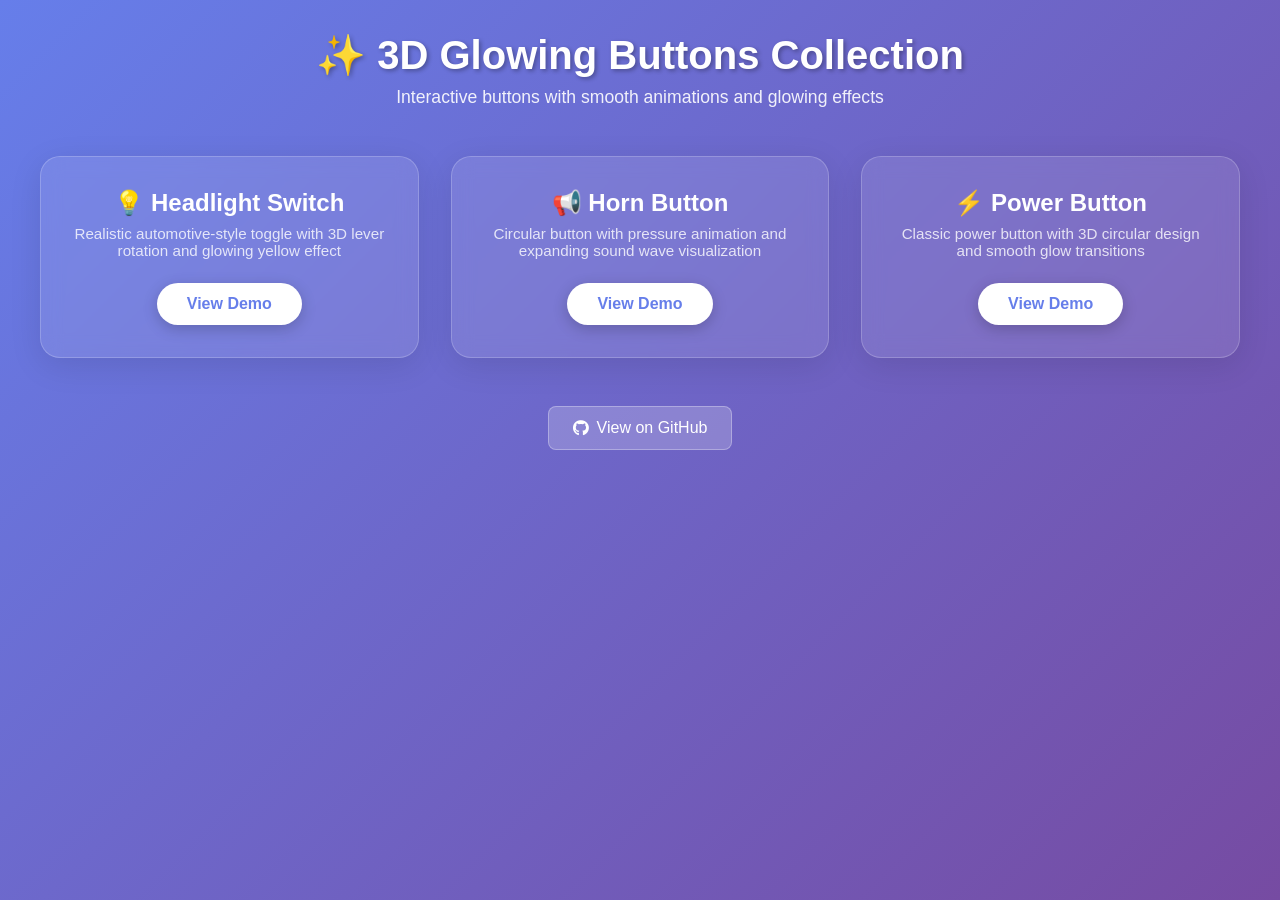
<file: index.html>
<!DOCTYPE html>
<html lang="en">
<head>
	<meta charset="UTF-8">
	<meta name="viewport" content="width=device-width, initial-scale=1.0">
	<title>CSS Lab - 3D Glowing Buttons Collection</title>
	<link rel="stylesheet" href="https://cdnjs.cloudflare.com/ajax/libs/font-awesome/6.5.2/css/all.min.css">
	<style>
		* {
			margin: 0;
			padding: 0;
			box-sizing: border-box;
		}

		body {
			font-family: -apple-system, BlinkMacSystemFont, 'Segoe UI', Roboto, 'Helvetica Neue', Arial, sans-serif;
			background: linear-gradient(135deg, #667eea 0%, #764ba2 100%);
			min-height: 100vh;
			display: flex;
			flex-direction: column;
			align-items: center;
			padding: 2rem;
			color: white;
		}

		header {
			text-align: center;
			margin-bottom: 3rem;
		}

		h1 {
			font-size: 2.5rem;
			margin-bottom: 0.5rem;
			text-shadow: 2px 2px 4px rgba(0,0,0,0.3);
		}

		.tagline {
			font-size: 1.1rem;
			opacity: 0.9;
			font-weight: 300;
		}

		.gallery {
			display: grid;
			grid-template-columns: repeat(auto-fit, minmax(300px, 1fr));
			gap: 2rem;
			max-width: 1200px;
			width: 100%;
		}

		.card {
			background: rgba(255, 255, 255, 0.1);
			backdrop-filter: blur(10px);
			border-radius: 20px;
			padding: 2rem;
			border: 1px solid rgba(255, 255, 255, 0.2);
			box-shadow: 0 8px 32px rgba(0, 0, 0, 0.1);
			transition: transform 0.3s ease, box-shadow 0.3s ease;
			text-align: center;
		}

		.card:hover {
			transform: translateY(-5px);
			box-shadow: 0 12px 48px rgba(0, 0, 0, 0.2);
		}

		.card h2 {
			font-size: 1.5rem;
			margin-bottom: 0.5rem;
		}

		.card p {
			opacity: 0.8;
			margin-bottom: 1.5rem;
			font-size: 0.95rem;
		}

		.demo-btn {
			display: inline-block;
			padding: 12px 30px;
			background: white;
			color: #667eea;
			text-decoration: none;
			border-radius: 50px;
			font-weight: 600;
			transition: all 0.3s ease;
			box-shadow: 0 4px 15px rgba(0, 0, 0, 0.2);
		}

		.demo-btn:hover {
			background: #f0f0f0;
			transform: scale(1.05);
			box-shadow: 0 6px 20px rgba(0, 0, 0, 0.3);
		}

		.github-link {
			margin-top: 3rem;
			text-align: center;
		}

		.github-btn {
			display: inline-flex;
			align-items: center;
			gap: 8px;
			padding: 12px 24px;
			background: rgba(255, 255, 255, 0.2);
			color: white;
			text-decoration: none;
			border-radius: 8px;
			border: 1px solid rgba(255, 255, 255, 0.3);
			font-weight: 500;
			transition: all 0.3s ease;
		}

		.github-btn:hover {
			background: rgba(255, 255, 255, 0.3);
			transform: translateY(-2px);
		}

		@media (max-width: 768px) {
			h1 {
				font-size: 2rem;
			}

			.gallery {
				grid-template-columns: 1fr;
			}
		}
	</style>
</head>
<body>
	<header>
		<h1>✨ 3D Glowing Buttons Collection</h1>
		<p class="tagline">Interactive buttons with smooth animations and glowing effects</p>
	</header>

	<div class="gallery">
		<div class="card">
			<h2>💡 Headlight Switch</h2>
			<p>Realistic automotive-style toggle with 3D lever rotation and glowing yellow effect</p>
			<a href="3D_Button/Glowing_headlight_button/index.html" class="demo-btn">View Demo</a>
		</div>

		<div class="card">
			<h2>📢 Horn Button</h2>
			<p>Circular button with pressure animation and expanding sound wave visualization</p>
			<a href="3D_Button/Glowing_horn_button/index.html" class="demo-btn">View Demo</a>
		</div>

		<div class="card">
			<h2>⚡ Power Button</h2>
			<p>Classic power button with 3D circular design and smooth glow transitions</p>
			<a href="3D_Button/Glowing_on_off_button/index.html" class="demo-btn">View Demo</a>
		</div>
	</div>

	<div class="github-link">
		<a href="https://github.com/RajibTheKing/css-lab" class="github-btn">
			<i class="fab fa-github"></i>
			View on GitHub
		</a>
	</div>
</body>
</html>
</file>
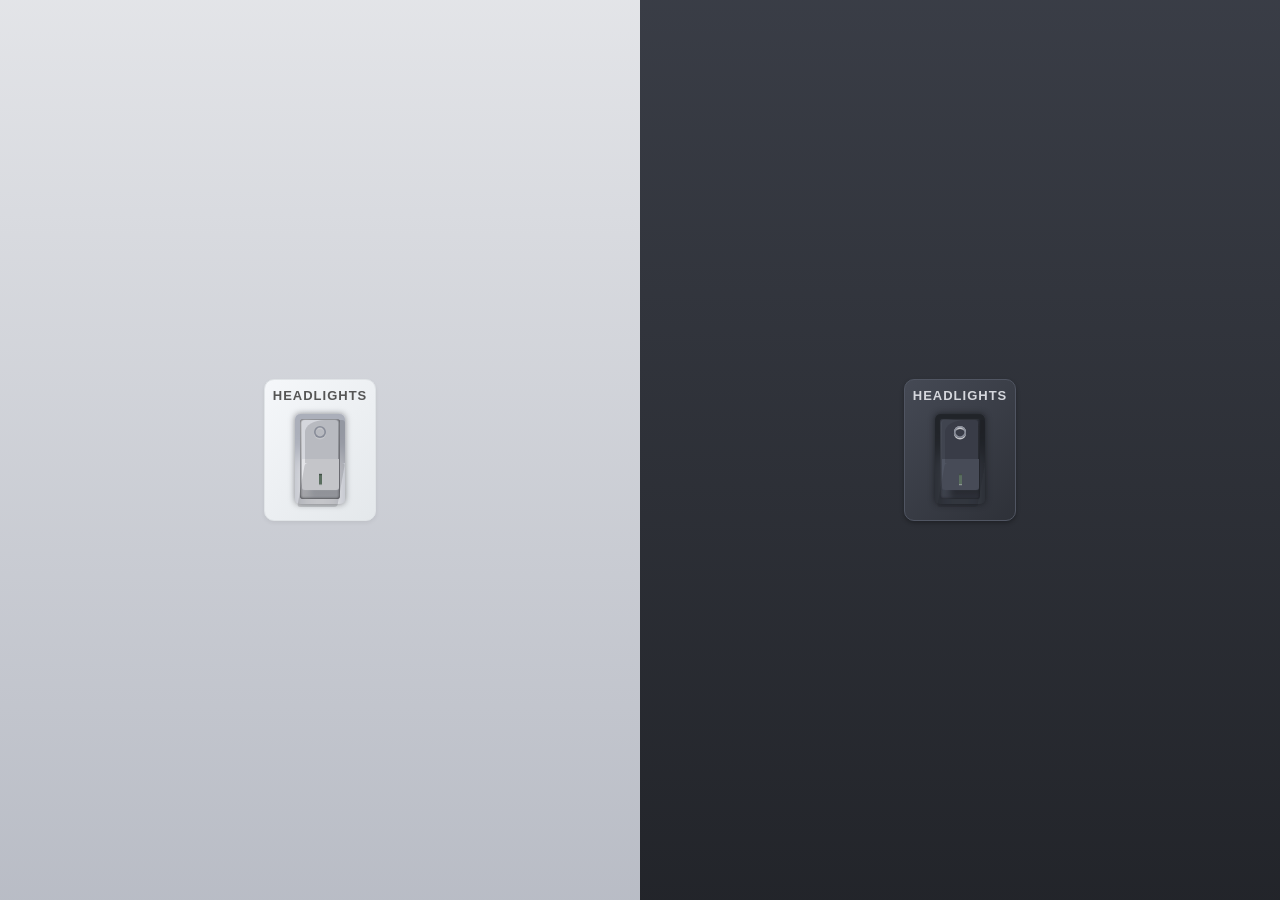
<file: 3D_Button/Glowing_headlight_button/index.html>
<!DOCTYPE html>
<html lang="en">
<head>
	<meta charset="UTF-8">
	<meta name="viewport" content="width=device-width, initial-scale=1.0">
	<title>3D Headlight Control</title>
	<link rel="stylesheet" href="style.css">
</head>
<body>
	<main>
		<div class="col">
			<div class="light-control">
				<div class="light-label">Headlights</div>
				<div class="switch-wrapper">
					<label class="switch">
						<input class="switch__input" type="checkbox" role="switch" aria-label="Headlight control">
						<span class="switch__label">Headlight</span>
						<span class="switch__lever">
							<span class="switch__lever-half-top"></span>
							<span class="switch__lever-half-bottom"></span>
						</span>
						<span class="switch__lever-shadow"></span>
					</label>
				</div>
			</div>
		</div>
		<div class="col col--dark">
			<div class="light-control">
				<div class="light-label">Headlights</div>
				<div class="switch-wrapper">
					<label class="switch">
						<input class="switch__input" type="checkbox" role="switch" aria-label="Headlight control">
						<span class="switch__label">Headlight</span>
						<span class="switch__lever">
							<span class="switch__lever-half-top"></span>
							<span class="switch__lever-half-bottom"></span>
						</span>
						<span class="switch__lever-shadow"></span>
					</label>
				</div>
			</div>
		</div>
	</main>
	<script src="script.js"></script>
</body>
</html>
</file>
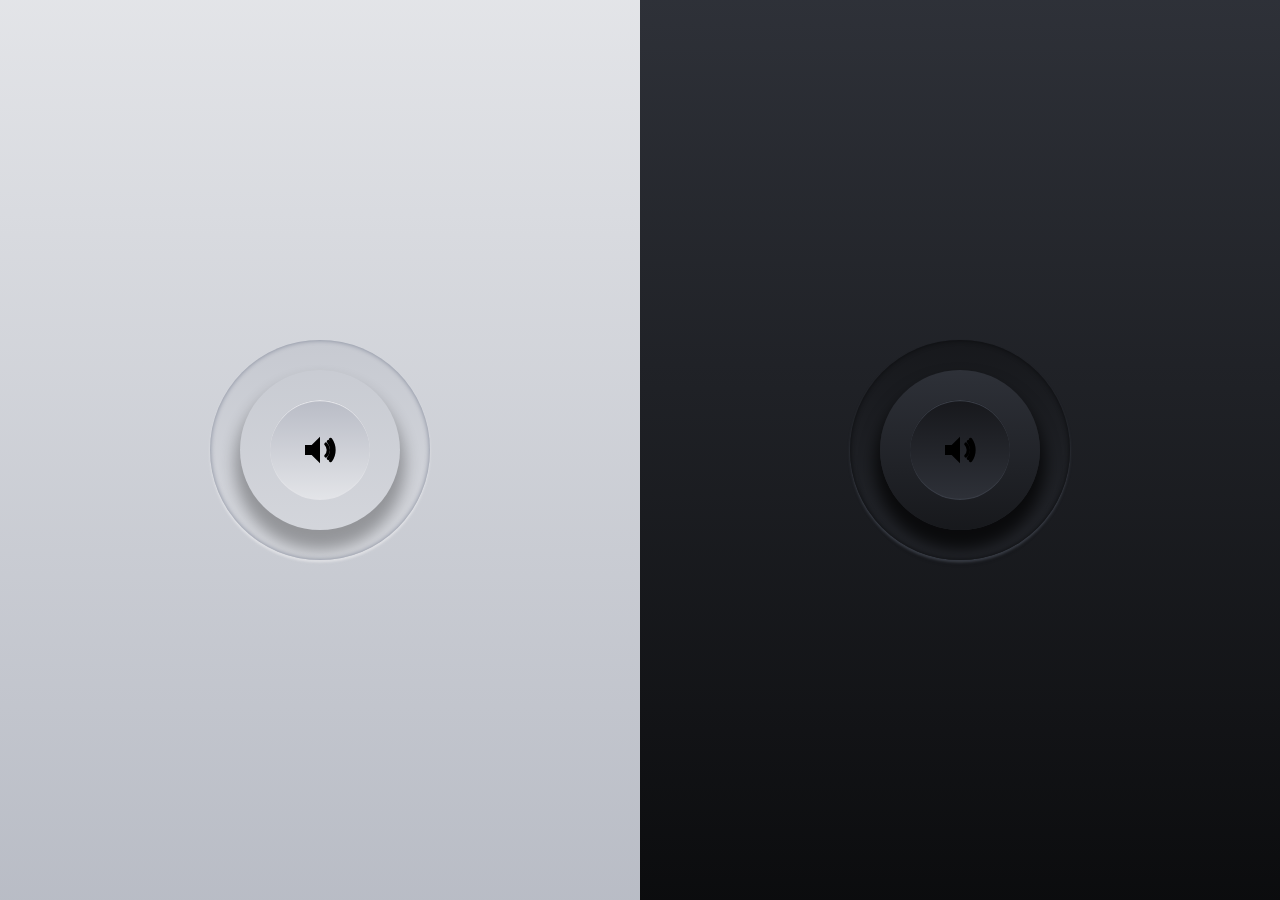
<file: 3D_Button/Glowing_horn_button/index.html>
<!DOCTYPE html>
<html lang="en">
<head>
	<meta charset="UTF-8">
	<meta name="viewport" content="width=device-width, initial-scale=1.0">
	<title>Horn Control Button</title>
	<link rel="stylesheet" href="style.css">
</head>
<body>
	<!-- SVG Symbol Definition -->
	<svg style="display: none;">
		<symbol id="horn-icon" viewBox="0 0 24 24">
			<g class="horn-icon">
				<path d="M3 9v6h4l5 5V4L7 9H3z" fill="currentColor"/>
				<path class="wave wave-1" d="M15.54 8.46a5 5 0 0 1 0 7.07" stroke="currentColor" stroke-width="2" fill="none" stroke-linecap="round"/>
				<path class="wave wave-2" d="M17.07 6.93a8 8 0 0 1 0 10.14" stroke="currentColor" stroke-width="2" fill="none" stroke-linecap="round"/>
				<path class="wave wave-3" d="M18.364 5.636a11 11 0 0 1 0 12.728" stroke="currentColor" stroke-width="2" fill="none" stroke-linecap="round"/>
			</g>
		</symbol>
	</svg>

	<main>
		<div class="col">
			<button id="hornBtn1" class="horn-btn" type="button" aria-pressed="false">
				<svg class="horn-btn__icon" width="32px" height="32px" aria-hidden="true">
					<use href="#horn-icon"/>
				</svg>
				<span class="horn-btn__sr">Horn (Light)</span>
			</button>
		</div>
		<div class="col col--dark">
			<button id="hornBtn2" class="horn-btn" type="button" aria-pressed="false">
				<svg class="horn-btn__icon" width="32px" height="32px" aria-hidden="true">
					<use href="#horn-icon"/>
				</svg>
				<span class="horn-btn__sr">Horn (Dark)</span>
			</button>
		</div>
	</main>
	<script src="script.js"></script>
</body>
</html>
</file>
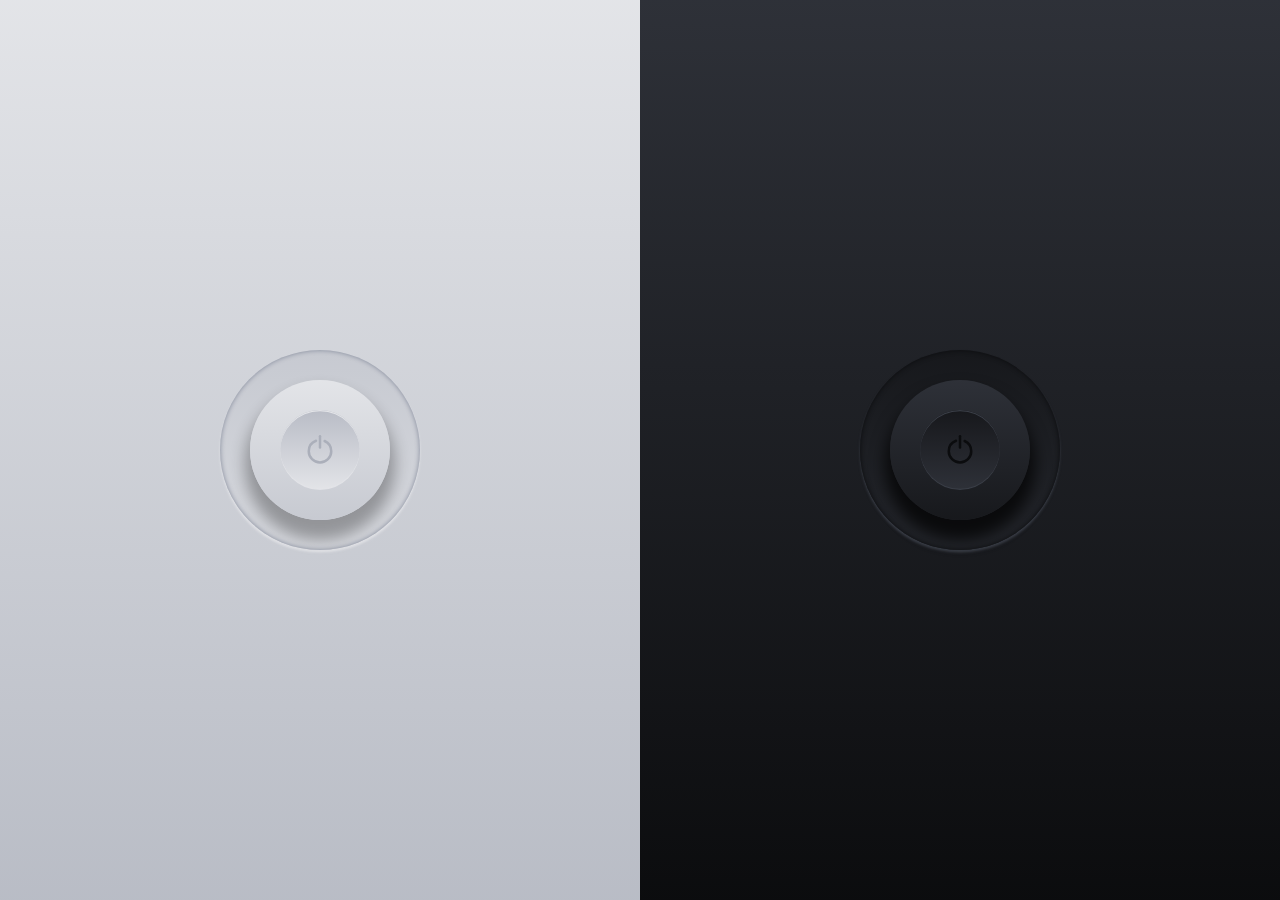
<file: 3D_Button/Glowing_on_off_button/index.html>
<!DOCTYPE html>
<html lang="en">
<head>
	<meta charset="UTF-8">
	<meta name="viewport" content="width=device-width, initial-scale=1.0">
	<title>Power Button</title>
	<link rel="stylesheet" href="style.css">
</head>
<body>
	<main>
		<div class="col">
			<button id="btn1" class="btn" type="button" aria-pressed="false">
				<svg class="btn__icon" viewBox="0 0 24 24" width="24px" height="24px" aria-hidden="true">
					<g stroke="currentColor" stroke-width="2" stroke-linecap="round">
						<polyline points="12,1 12,10" />
						<circle fill="none" cx="12" cy="13" r="9" stroke-dasharray="49.48 7.07" stroke-dashoffset="10.6" />
					</g>
				</svg>
				<span class="btn__sr">Power (Light)</span>
			</button>
		</div>
		<div class="col col--dark">
			<button id="btn2" class="btn" type="button" aria-pressed="false">
				<svg class="btn__icon" viewBox="0 0 24 24" width="24px" height="24px" aria-hidden="true">
					<g stroke="currentColor" stroke-width="2" stroke-linecap="round">
						<polyline points="12,1 12,10" />
						<circle fill="none" cx="12" cy="13" r="9" stroke-dasharray="49.48 7.07" stroke-dashoffset="10.6" />
					</g>
				</svg>
				<span class="btn__sr">Power (Dark)</span>
			</button>
		</div>
	</main>
	<script src="script.js"></script>
</body>
</html>
</file>
<file: 3D_Button/Glowing_headlight_button/style.css>
* {
	border: 0;
	box-sizing: border-box;
	margin: 0;
	padding: 0;
}

:root {
	--hue: 223;
	--sat: 10%;
	--trans-dur: 0.3s;
	--trans-timing: cubic-bezier(0.83, 0, 0.17, 1);
	font-size: 20px;
}

body {
	font-family: -apple-system, BlinkMacSystemFont, 'Segoe UI', Roboto, sans-serif;
	height: 100vh;
	transition: background-color var(--trans-dur), color var(--trans-dur);
}

main {
	display: flex;
	flex-direction: row;
	width: 100%;
	height: 100%;
}

/* Light Theme Column */
.col {
	background-image: linear-gradient(
		hsl(var(--hue), var(--sat), 90%),
		hsl(var(--hue), var(--sat), 75%)
	);
	display: flex;
	align-items: center;
	justify-content: center;
	flex: 1;
	padding: 3em 0;
	min-height: 100vh;
}

/* Dark Theme Column */
.col--dark {
	background-image: linear-gradient(
		hsl(var(--hue), var(--sat), 25%),
		hsl(var(--hue), var(--sat), 15%)
	);
}

.col--dark .light-control {
	background: linear-gradient(135deg, 
		hsl(var(--hue), var(--sat), 30%), 
		hsl(var(--hue), var(--sat), 20%)
	);
	border-color: hsl(var(--hue), var(--sat), 35%);
	box-shadow: 0 2px 4px rgba(0,0,0,0.3);
}

.col--dark .light-label {
	color: hsl(var(--hue), var(--sat), 85%);
}

.col--dark .switch {
	background-color: hsl(var(--hue), var(--sat), 25%);
	box-shadow:
		0 2em 1em hsl(var(--hue), var(--sat), 15%) inset,
		0 0.1em 0 hsl(var(--hue), var(--sat), 30%) inset,
		0 0 0.3em hsla(var(--hue), var(--sat), 10%, 0.8);
}

.col--dark .switch__lever {
	background-color: hsl(var(--hue), var(--sat), 22%);
	box-shadow:
		0 0 0.15em hsl(var(--hue), var(--sat), 10%) inset,
		0.5em 0 0.3em hsl(var(--hue), var(--sat), 35%) inset;
}

.col--dark .switch__lever-half-top {
	background-color: hsl(var(--hue), var(--sat), 28%);
}

.col--dark .switch__lever-half-bottom {
	background-color: hsl(var(--hue), var(--sat), 35%);
}

/* Light Control Container */
.light-control {
	background: linear-gradient(135deg, #f5f7fa, #e4e8eb);
	border-radius: 10px;
	padding: 0.4em;
	display: flex;
	flex-direction: column;
	align-items: center;
	box-shadow: 0 2px 4px rgba(0, 0, 0, 0.06);
	border: 1px solid #e0e4e7;
	max-width: 180px;
	margin: 0 auto;
}

.light-label {
	font-size: 0.65rem;
	font-weight: bold;
	text-transform: uppercase;
	letter-spacing: 1px;
	color: #555;
	margin-bottom: 0.2em;
}

.switch-wrapper {
	display: flex;
	align-items: center;
	justify-content: center;
	padding: 0.4em;
}

/* 3D Switch Styles */
.switch,
.switch__input {
	-webkit-tap-highlight-color: transparent;
}

.switch {
	background-color: hsl(var(--hue), var(--sat), 90%);
	border-radius: 0.25em;
	box-shadow:
		0 2em 1em hsl(var(--hue), var(--sat), 70%) inset,
		0 0.1em 0 hsl(var(--hue), var(--sat), 90%) inset,
		0 0 0.3em hsla(var(--hue), var(--sat), 10%, 0.5);
	position: relative;
	transition:
		background-color var(--trans-dur) var(--trans-timing),
		box-shadow var(--trans-dur) var(--trans-timing);
	width: 2.5em;
	height: 4.5em;
}

.switch__input,
.switch__lever,
.switch__lever-half-top,
.switch__lever-half-bottom,
.switch__lever-shadow,
.switch__lever-shadow:before,
.switch__lever-shadow:after {
	display: block;
}

.switch__input,
.switch__label,
.switch__lever-half-top,
.switch__lever-half-bottom,
.switch__lever-shadow,
.switch__lever-shadow:before,
.switch__lever-shadow:after {
	position: absolute;
}

.switch__input {
	cursor: pointer;
	width: 100%;
	height: 100%;
	-webkit-appearance: none;
	appearance: none;
	z-index: 1;
}

.switch__input:disabled {
	cursor: not-allowed;
	opacity: 0.5;
}

.switch__label {
	overflow: hidden;
	width: 1px;
	height: 1px;
}

.switch__lever,
.switch__lever-shadow {
	pointer-events: none;
}

.switch__lever {
	background-color: hsl(var(--hue), var(--sat), 80%);
	border-radius: 0.15em;
	box-shadow:
		0 0 0.15em hsl(var(--hue), var(--sat), 10%) inset,
		0.5em 0 0.3em hsl(var(--hue), var(--sat), 90%) inset;
	margin: 0.25em;
	position: relative;
	transition:
		background-color var(--trans-dur) var(--trans-timing),
		box-shadow var(--trans-dur) var(--trans-timing);
	width: calc(100% - 0.5em);
	height: calc(100% - 0.5em);
}

.switch__lever:before {
	background-image: linear-gradient(
		hsla(var(--hue), var(--sat), 10%, 0), 
		hsla(var(--hue), var(--sat), 10%, 0.2)
	);
	border-radius: inherit;
	content: "";
	display: block;
	width: 100%;
	height: 100%;
}

.switch__lever-half-top,
.switch__lever-half-bottom {
	display: flex;
	justify-content: center;
	left: 0.08em;
	padding: 0.3em;
	width: calc(100% - 0.16em);
	height: calc(50% - 0.08em);
	transition:
		background-color var(--trans-dur) var(--trans-timing),
		transform var(--trans-dur) var(--trans-timing);
}

.switch__lever-half-top {
	background-color: hsl(var(--hue), var(--sat), 85%);
	border-radius: 0.15em 0.15em 0 0;
	bottom: 50%;
	transform-origin: 50% 100%;
}

.switch__lever-half-top:before,
.switch__lever-half-bottom:before {
	content: "";
	display: block;
	transition:
		background-color var(--trans-dur) var(--trans-timing),
		box-shadow var(--trans-dur) var(--trans-timing);
}

.switch__lever-half-top:before {
	border-radius: 50%;
	box-shadow:
		0 0 0 0.08em hsl(var(--hue), var(--sat), 65%) inset,
		0 0.15em 0 hsl(var(--hue), var(--sat), 90%) inset,
		0 0.08em 0 hsl(var(--hue), var(--sat), 90%);
	width: 0.6em;
	height: 0.6em;
}

.switch__lever-half-bottom {
	background-color: hsl(var(--hue), var(--sat), 90%);
	border-radius: 0 0 0.15em 0.15em;
	align-items: flex-end;
	top: 50%;
	transform: rotateX(-35deg);
	transform-origin: 50% 0;
}

.switch__lever-half-bottom:before {
	background-color: hsl(133, 10%, 45%);
	box-shadow:
		0 0.08em 0 hsl(133, 10%, 30%) inset,
		0 -0.04em 0 hsl(var(--hue), var(--sat), 90%) inset,
		0 0 0.3em hsla(133, 90%, 45%, 0);
	width: 0.18em;
	height: 0.7em;
}

.switch__lever-shadow {
	border-radius: 0.15em;
	overflow: hidden;
	top: 0.3em;
	right: 0;
	width: 3em;
	height: calc(100% - 0.15em);
}

.switch__lever-shadow:before,
.switch__lever-shadow:after {
	background-color: hsla(var(--hue), var(--sat), 10%, 0.15);
	content: "";
	left: 1em;
	width: 2em;
	height: 50%;
	transition:
		background-color var(--trans-dur) var(--trans-timing),
		transform var(--trans-dur) var(--trans-timing);
}

.switch__lever-shadow:before {
	border-radius: 1em 0 0 0 / 0.6em 0 0 0;
	transform-origin: 0 100%;
}

.switch__lever-shadow:after {
	border-radius: 0.15em;
	bottom: 0;
	transform: skewX(-10deg);
	transform-origin: 0 0;
}

/* :checked state (Headlights ON) */
.switch__input:checked ~ .switch__lever .switch__lever-half-top {
	background-color: hsl(var(--hue), var(--sat), 70%);
	transform: rotateX(35deg);
}

.switch__input:checked ~ .switch__lever .switch__lever-half-top:before {
	box-shadow:
		0 0 0 0.08em hsl(var(--hue), var(--sat), 55%) inset,
		0 0.15em 0 hsl(var(--hue), var(--sat), 80%) inset,
		0 0.08em 0 hsl(var(--hue), var(--sat), 80%);
}

.switch__input:checked ~ .switch__lever .switch__lever-half-bottom {
	background-color: hsl(var(--hue), var(--sat), 85%);
	transform: rotateX(0);
}

/* Glowing Headlight Effect - Yellow/Amber */
.switch__input:checked ~ .switch__lever .switch__lever-half-bottom:before {
	background-color: hsl(48, 90%, 55%);
	box-shadow:
		0 0.08em 0 hsl(48, 90%, 40%) inset,
		0 -0.04em 0 hsl(var(--hue), var(--sat), 90%) inset,
		0 0 0.5em hsla(48, 90%, 55%, 1),
		0 0 0.8em hsla(48, 90%, 55%, 0.8),
		0 0 1.2em hsla(48, 90%, 55%, 0.6);
}

.switch__input:checked ~ .switch__lever-shadow:before {
	transform: rotate(-10deg);
}

.switch__input:checked ~ .switch__lever-shadow:after {
	transform: skewX(0) scaleY(0.85);
}

/* Focus State */
.switch__input:focus-visible ~ .switch__lever {
	box-shadow:
		0 0 0.15em hsl(var(--hue), var(--sat), 10%) inset,
		0.5em 0 0.3em hsl(var(--hue), var(--sat), 90%) inset,
		0 0 0 0.15em hsl(48, 90%, 55%);
}
</file>
<file: 3D_Button/Glowing_horn_button/style.css>
* {
	border: 0;
	box-sizing: border-box;
	margin: 0;
	padding: 0;
}

:root {
	/* surface and button base */
	--hue: 223;
	--sat: 10%;
	/* horn button accent - amber/orange */
	--horn-hue: 38;
	--horn-sat: 95%;
	--horn-light: 55%;
	/* color variables */
	--horn-color: hsl(var(--horn-hue), var(--horn-sat), var(--horn-light));
	--trans-dur: 0.3s;
	--trans-timing: ease-in-out;
	--trans-timing2: cubic-bezier(0.42, -1.84, 0.42, 1.84);
	--trans-timing3: cubic-bezier(0.42, 0, 0.42, 1.84);
	font-size: 20px;
}

body,
button {
	font: 1em/1.5 sans-serif;
}

body {
	height: 100vh;
	transition:
		background-color var(--trans-dur),
		color var(--trans-dur);
}

main {
	display: flex;
	flex-direction: column;
	width: 100%;
	height: 100%;
}

/* Light Theme Column */
.col {
	background-image: linear-gradient(
		hsl(var(--hue), var(--sat), 90%),
		hsl(var(--hue), var(--sat), 75%)
	);
	display: flex;
	flex: 1;
	padding: 1.5em 0;
	min-height: 13em;
}

/* Horn Button - Round Shape */
.horn-btn {
	background-color: transparent;
	background-image: linear-gradient(
		hsl(var(--hue), var(--sat), 80%),
		hsl(var(--hue), var(--sat), 85%)
	);
	border-radius: 50%;
	box-shadow:
		0 0 0 0.125em hsla(var(--horn-hue), var(--horn-sat), 50%, 0),
		0 0 0.25em hsl(var(--hue), var(--sat), 55%) inset,
		0 0.125em 0.125em hsl(var(--hue), var(--sat), 90%);
	cursor: pointer;
	margin: auto;
	outline: transparent;
	position: relative;
	width: 11em;
	height: 11em;
	transition: box-shadow var(--trans-dur) var(--trans-timing);
	-webkit-tap-highlight-color: transparent;
}

.horn-btn:focus-visible {
	box-shadow:
		0 0 0 0.125em hsla(var(--horn-hue), var(--horn-sat), 50%, 1),
		0 0 0.25em hsl(var(--hue), var(--sat), 55%) inset,
		0 0.125em 0.125em hsl(var(--hue), var(--sat), 90%);
}

.horn-btn:before,
.horn-btn:after {
	border-radius: inherit;
	content: "";
	display: block;
	position: absolute;
	clip-path: inherit;
}

/* Outer shadow layer */
.horn-btn:before {
	background-image: linear-gradient(
		hsl(var(--hue), var(--sat), 80%)
	);
	box-shadow: 0 0.75em 0.75em 0.25em hsla(var(--hue), 0%, 0%, 0.3);
	top: 1.5em;
	left: 1.5em;
	width: 8em;
	height: 8em;
	transition:
		box-shadow var(--trans-dur) var(--trans-timing2),
		transform var(--trans-dur) var(--trans-timing2);
}

/* Inner button surface */
.horn-btn:after {
	background-color: hsl(var(--hue), var(--sat), 75%);
	background-image: linear-gradient(
		hsla(var(--hue), var(--sat), 90%, 0),
		hsl(var(--hue), var(--sat), 90%)
	);
	box-shadow:
		0 0.0625em 0 hsl(var(--hue), var(--sat), 90%) inset,
		0 -0.0625em 0 hsl(var(--hue), var(--sat), 90%) inset,
		0 0 0 0 hsla(var(--horn-hue), var(--horn-sat), var(--horn-light), 0.1) inset;
	top: 3em;
	left: 3em;
	width: 5em;
	height: 5em;
	transition:
		background-color var(--trans-dur) var(--trans-timing),
		box-shadow var(--trans-dur) var(--trans-timing),
		transform var(--trans-dur) var(--trans-timing2);
}

/* Horn Icon */
.horn-btn__icon {
	display: block;
	position: absolute;
	top: calc(50% - 1em);
	left: calc(50% - 1em);
	width: 2em;
	height: 2em;
	transition: filter var(--trans-dur) var(--trans-timing);
	z-index: 1;
}

.horn-btn__icon .horn-icon {
	color: hsl(var(--hue), var(--sat), 70%);
	transition: color var(--trans-dur) var(--trans-timing);
}

.horn-btn__icon .wave {
	opacity: 0;
	transform-origin: center;
	transition: opacity 0.2s var(--trans-timing);
}

.horn-btn__sr {
	overflow: hidden;
	position: absolute;
	width: 1px;
	height: 1px;
}

/* Pressed State - Active Horn */
.horn-btn[aria-pressed="true"]:before,
.horn-btn[aria-pressed="true"]:after,
.horn-btn[aria-pressed="true"] .horn-btn__icon {
	transform: scale(0.95);
}

.horn-btn[aria-pressed="true"]:before {
	box-shadow: 0 0.375em 0.375em 0 hsla(var(--hue), 0%, 0%, 0.3);
	transition-timing-function: var(--trans-timing3);
}

.horn-btn[aria-pressed="true"]:after {
	background-color: hsl(var(--horn-hue), var(--horn-sat), 60%);
	box-shadow:
		0 0.0625em 0 hsla(var(--horn-hue), var(--horn-sat), var(--horn-light), 0.5) inset,
		0 -0.0625em 0 hsla(var(--horn-hue), var(--horn-sat), var(--horn-light), 0.5) inset,
		0 0 1em 0.5em hsla(var(--horn-hue), var(--horn-sat), var(--horn-light), 0.2) inset,
		0 0 2em 1em hsla(var(--horn-hue), var(--horn-sat), var(--horn-light), 0.3);
	transition-timing-function: var(--trans-timing), var(--trans-timing), var(--trans-timing3);
}

.horn-btn[aria-pressed="true"] .horn-btn__icon {
	filter: drop-shadow(0 0 0.5em var(--horn-color));
}

.horn-btn[aria-pressed="true"] .horn-btn__icon .horn-icon {
	color: var(--horn-color);
}

/* Animated sound waves */
.horn-btn[aria-pressed="true"] .wave {
	opacity: 1;
	animation: wave-pulse 1s ease-in-out infinite;
}

.horn-btn[aria-pressed="true"] .wave-1 {
	animation-delay: 0s;
}

.horn-btn[aria-pressed="true"] .wave-2 {
	animation-delay: 0.15s;
}

.horn-btn[aria-pressed="true"] .wave-3 {
	animation-delay: 0.3s;
}

@keyframes wave-pulse {
	0%, 100% {
		opacity: 0.3;
		transform: scale(1);
	}
	50% {
		opacity: 1;
		transform: scale(1.1);
	}
}

/* Dark Theme */
.col--dark {
	background-image: linear-gradient(
		hsl(var(--hue), var(--sat), 20%),
		hsl(var(--hue), var(--sat), 5%)
	);
}

.col--dark .horn-btn {
	background-image: linear-gradient(
		hsl(var(--hue), var(--sat), 10%),
		hsl(var(--hue), var(--sat), 15%)
	);
	box-shadow:
		0 0 0 0.125em hsla(var(--horn-hue), var(--horn-sat), 50%, 0),
		0 0 0.25em hsl(var(--hue), var(--sat), 5%) inset,
		0 0.125em 0.125em hsl(var(--hue), var(--sat), 25%);
}

.col--dark .horn-btn:focus-visible {
	box-shadow:
		0 0 0 0.125em hsla(var(--horn-hue), var(--horn-sat), 50%, 1),
		0 0 0.25em hsl(var(--hue), var(--sat), 5%) inset,
		0 0.125em 0.125em hsl(var(--hue), var(--sat), 25%);
}

.col--dark .horn-btn:before {
	background-image: linear-gradient(
		hsl(var(--hue), var(--sat), 20%),
		hsl(var(--hue), var(--sat), 10%)
	);
	box-shadow: 0 0.75em 0.75em 0.25em hsla(var(--hue), 0%, 0%, 0.7);
}

.col--dark .horn-btn:after {
	background-color: hsl(var(--hue), var(--sat), 10%);
	background-image: linear-gradient(
		hsla(var(--hue), var(--sat), 20%, 0),
		hsl(var(--hue), var(--sat), 20%)
	);
	box-shadow:
		0 0.0625em 0 hsl(var(--hue), var(--sat), 25%) inset,
		0 -0.0625em 0 hsl(var(--hue), var(--sat), 25%) inset,
		0 0 0 0 hsla(var(--horn-hue), var(--horn-sat), var(--horn-light), 0.1) inset;
}

.col--dark .horn-btn__icon .horn-icon {
	color: hsl(var(--hue), var(--sat), 40%);
}

.col--dark .horn-btn[aria-pressed="true"]:before {
	box-shadow: 0 0.375em 0.375em 0 hsla(var(--hue), 0%, 0%, 0.7);
}

.col--dark .horn-btn[aria-pressed="true"]:after {
	background-color: hsl(var(--horn-hue), var(--horn-sat), 30%);
	box-shadow:
		0 0.0625em 0 hsla(var(--horn-hue), var(--horn-sat), var(--horn-light), 0.5) inset,
		0 -0.0625em 0 hsla(var(--horn-hue), var(--horn-sat), var(--horn-light), 0.5) inset,
		0 0 1em 0.5em hsla(var(--horn-hue), var(--horn-sat), var(--horn-light), 0.2) inset,
		0 0 2.5em 1em hsla(var(--horn-hue), var(--horn-sat), var(--horn-light), 0.4);
}

/* Responsive Design */
@media (min-width: 768px) {
	main {
		flex-direction: row;
	}
}
</file>
<file: 3D_Button/Glowing_on_off_button/style.css>
* {
	border: 0;
	box-sizing: border-box;
	margin: 0;
	padding: 0;
}
:root {
	/* surface and button */
	--hue: 223;
	--sat: 10%;
	/* button light color */
	--hue2: 223;
	--sat2: 90%;
	--light2: 60%;
	/* other */
	--primary: hsl(var(--hue2),var(--sat2),var(--light2));
	--trans-dur: 0.3s;
	--trans-timing: ease-in-out;
	--trans-timing2: cubic-bezier(0.42,-1.84,0.42,1.84);
	--trans-timing3: cubic-bezier(0.42,0,0.42,1.84);
	font-size: 20px;
}
body,
button {
	font: 1em/1.5 sans-serif;
}
body {
	height: 100vh;
	transition:
		background-color var(--trans-dur),
		color var(--trans-dur);
}
main {
	display: flex;
	flex-direction: column;
	width: 100%;
	height: 100%;
}

/* Light */
.col {
	background-image: linear-gradient(hsl(var(--hue),var(--sat),90%),hsl(var(--hue),var(--sat),75%));
	display: flex;
	flex: 1;
	padding: 1.5em 0;
	min-height: 13em;
}
.btn {
	background-color: transparent;
	background-image: linear-gradient(hsl(var(--hue),var(--sat),80%),hsl(var(--hue),var(--sat),85%));
	border-radius: 50%;
	box-shadow:
		0 0 0 0.125em hsla(var(--hue2),var(--sat2),50%,0),
		0 0 0.25em hsl(var(--hue),var(--sat),55%) inset,
		0 0.125em 0.125em hsl(var(--hue),var(--sat),90%);
	cursor: pointer;
	margin: auto;
	outline: transparent;
	position: relative;
	width: 10em;
	height: 10em;
	transition: box-shadow var(--trans-dur) var(--trans-timing);
	-webkit-tap-highlight-color: transparent;
}
.btn:focus-visible {
	box-shadow:
		0 0 0 0.125em hsla(var(--hue2),var(--sat2),50%,1),
		0 0 0.25em hsl(var(--hue),var(--sat),55%) inset,
		0 0.125em 0.125em hsl(var(--hue),var(--sat),90%);
}
.btn:before,
.btn:after {
	border-radius: inherit;
	content: "";
	display: block;
	position: absolute;
}
.btn:before {
	background-image: linear-gradient(hsl(var(--hue),var(--sat),90%),hsl(var(--hue),var(--sat),80%));
	box-shadow: 0 0.75em 0.75em 0.25em hsla(var(--hue),0%,0%,0.3);
	top: 1.5em;
	left: 1.5em;
	width: 7em;
	height: 7em;
	transition:
		box-shadow var(--trans-dur) var(--trans-timing2),
		transform var(--trans-dur) var(--trans-timing2);
}
.btn:after {
	background-color: hsl(var(--hue),var(--sat),75%);
	background-image: linear-gradient(hsla(var(--hue),var(--sat),90%,0),hsl(var(--hue),var(--sat),90%));
	box-shadow:
		0 0.0625em 0 hsl(var(--hue),var(--sat),90%) inset,
		0 -0.0625em 0 hsl(var(--hue),var(--sat),90%) inset,
		0 0 0 0 hsla(var(--hue2),var(--sat2),var(--light2),0.1) inset;
	top: 3em;
	left: 3em;
	width: 4em;
	height: 4em;
	transition:
		background-color var(--trans-dur) var(--trans-timing),
		box-shadow var(--trans-dur) var(--trans-timing),
		transform var(--trans-dur) var(--trans-timing2);
}
.btn__icon {
	display: block;
	position: absolute;
	top: calc(50% - 0.75em);
	left: calc(50% - 0.75em);
	width: 1.5em;
	height: 1.5em;
	transition: filter var(--trans-dur) var(--trans-timing);
	z-index: 1;
}
.btn__icon g {
	stroke: hsl(var(--hue),var(--sat),70%);
	transition: stroke var(--trans-dur) var(--trans-timing);
}
.btn__sr {
	overflow: hidden;
	position: absolute;
	width: 1px;
	height: 1px;
}
.btn[aria-pressed="true"]:before,
.btn[aria-pressed="true"]:after,
.btn[aria-pressed="true"] .btn__icon {
	transform: scale(0.98);
}
.btn[aria-pressed="true"]:before {
	box-shadow: 0 0.375em 0.375em 0 hsla(var(--hue),0%,0%,0.3);
	transition-timing-function: var(--trans-timing3);
}
.btn[aria-pressed="true"]:after {
	background-color: hsl(var(--hue),var(--sat),90%);
	box-shadow:
		0 0.0625em 0 hsla(var(--hue2),var(--sat2),var(--light2),0.5) inset,
		0 -0.0625em 0 hsla(var(--hue2),var(--sat2),var(--light2),0.5) inset,
		0 0 0.75em 0.25em hsla(var(--hue2),var(--sat2),var(--light2),0.1) inset;
	transition-timing-function: var(--trans-timing), var(--trans-timing), var(--trans-timing3);
}
.btn[aria-pressed="true"] .btn__icon {
	filter: drop-shadow(0 0 0.25em var(--primary));
}
.btn[aria-pressed="true"] .btn__icon g {
	stroke: var(--primary);
}

/* Dark */
.col--dark {
	background-image: linear-gradient(hsl(var(--hue),var(--sat),20%),hsl(var(--hue),var(--sat),5%));
}
.col--dark .btn {
	background-image: linear-gradient(hsl(var(--hue),var(--sat),10%),hsl(var(--hue),var(--sat),15%));
	box-shadow:
		0 0 0 0.125em hsla(var(--hue2),var(--sat2),50%,0),
		0 0 0.25em hsl(var(--hue),var(--sat),5%) inset,
		0 0.125em 0.125em hsl(var(--hue),var(--sat),25%);
}
.col--dark .btn:focus-visible {
	box-shadow:
		0 0 0 0.125em hsla(var(--hue2),var(--sat2),50%,1),
		0 0 0.25em hsl(var(--hue),var(--sat),5%) inset,
		0 0.125em 0.125em hsl(var(--hue),var(--sat),25%);
}
.col--dark .btn:before {
	background-image: linear-gradient(hsl(var(--hue),var(--sat),20%),hsl(var(--hue),var(--sat),10%));
	box-shadow: 0 0.75em 0.75em 0.25em hsla(var(--hue),0%,0%,0.7);
}
.col--dark .btn:after {
	background-color: hsl(var(--hue),var(--sat),10%);
	background-image: linear-gradient(hsla(var(--hue),var(--sat),20%,0),hsl(var(--hue),var(--sat),20%));
	box-shadow:
		0 0.0625em 0 hsl(var(--hue),var(--sat),25%) inset,
		0 -0.0625em 0 hsl(var(--hue),var(--sat),25%) inset,
		0 0 0 0 hsla(var(--hue2),var(--sat2),var(--light2),0.1) inset;
}
.col--dark .btn__icon g {
	stroke: hsl(var(--hue),var(--sat),5%);
}
.col--dark .btn[aria-pressed="true"]:before {
	box-shadow: 0 0.375em 0.375em 0 hsla(var(--hue),0%,0%,0.7);
}
.col--dark .btn[aria-pressed="true"]:after {
	background-color: hsl(var(--hue),var(--sat),20%);
	box-shadow:
		0 0.0625em 0 hsla(var(--hue2),var(--sat2),var(--light2),0.5) inset,
		0 -0.0625em 0 hsla(var(--hue2),var(--sat2),var(--light2),0.5) inset,
		0 0 0.75em 0.25em hsla(var(--hue2),var(--sat2),var(--light2),0.1) inset;
}

/* Beyond mobile */
@media (min-width: 768px) {
	main {
		flex-direction: row;
	}
}
</file>
